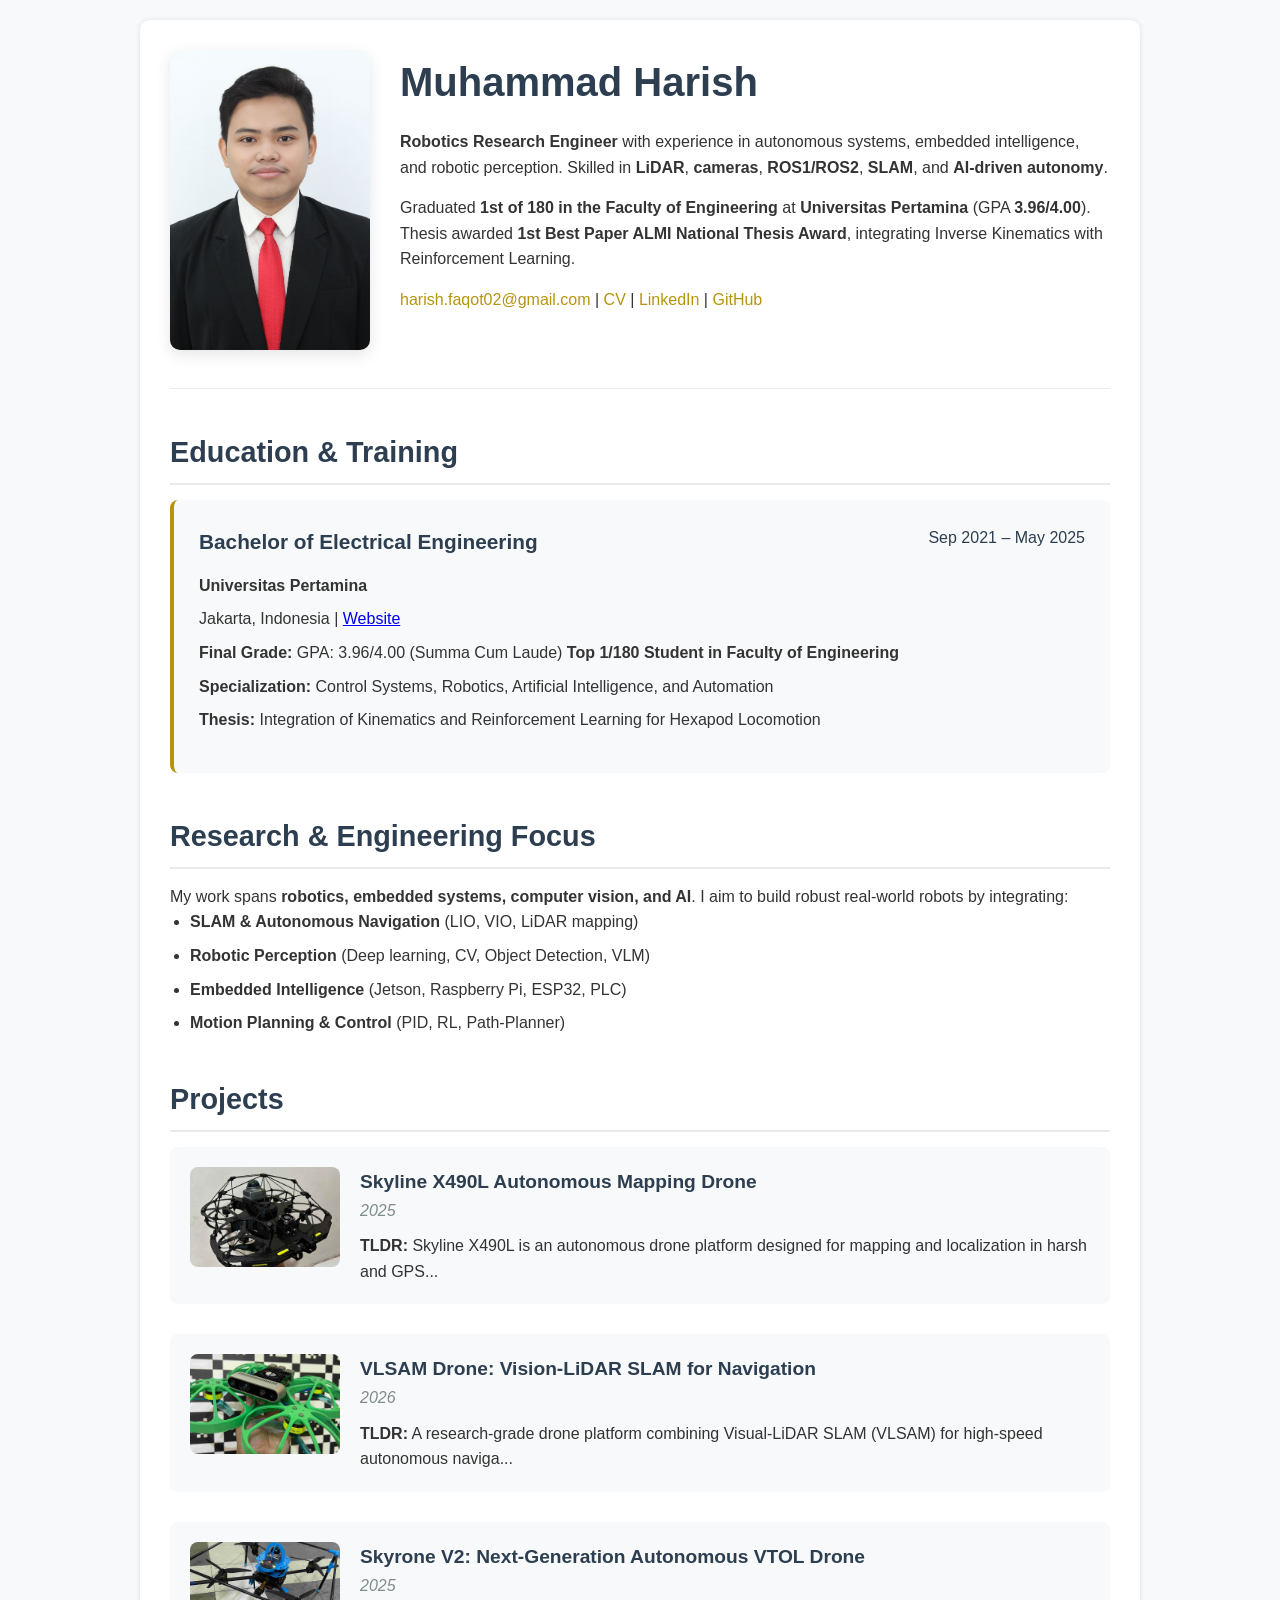
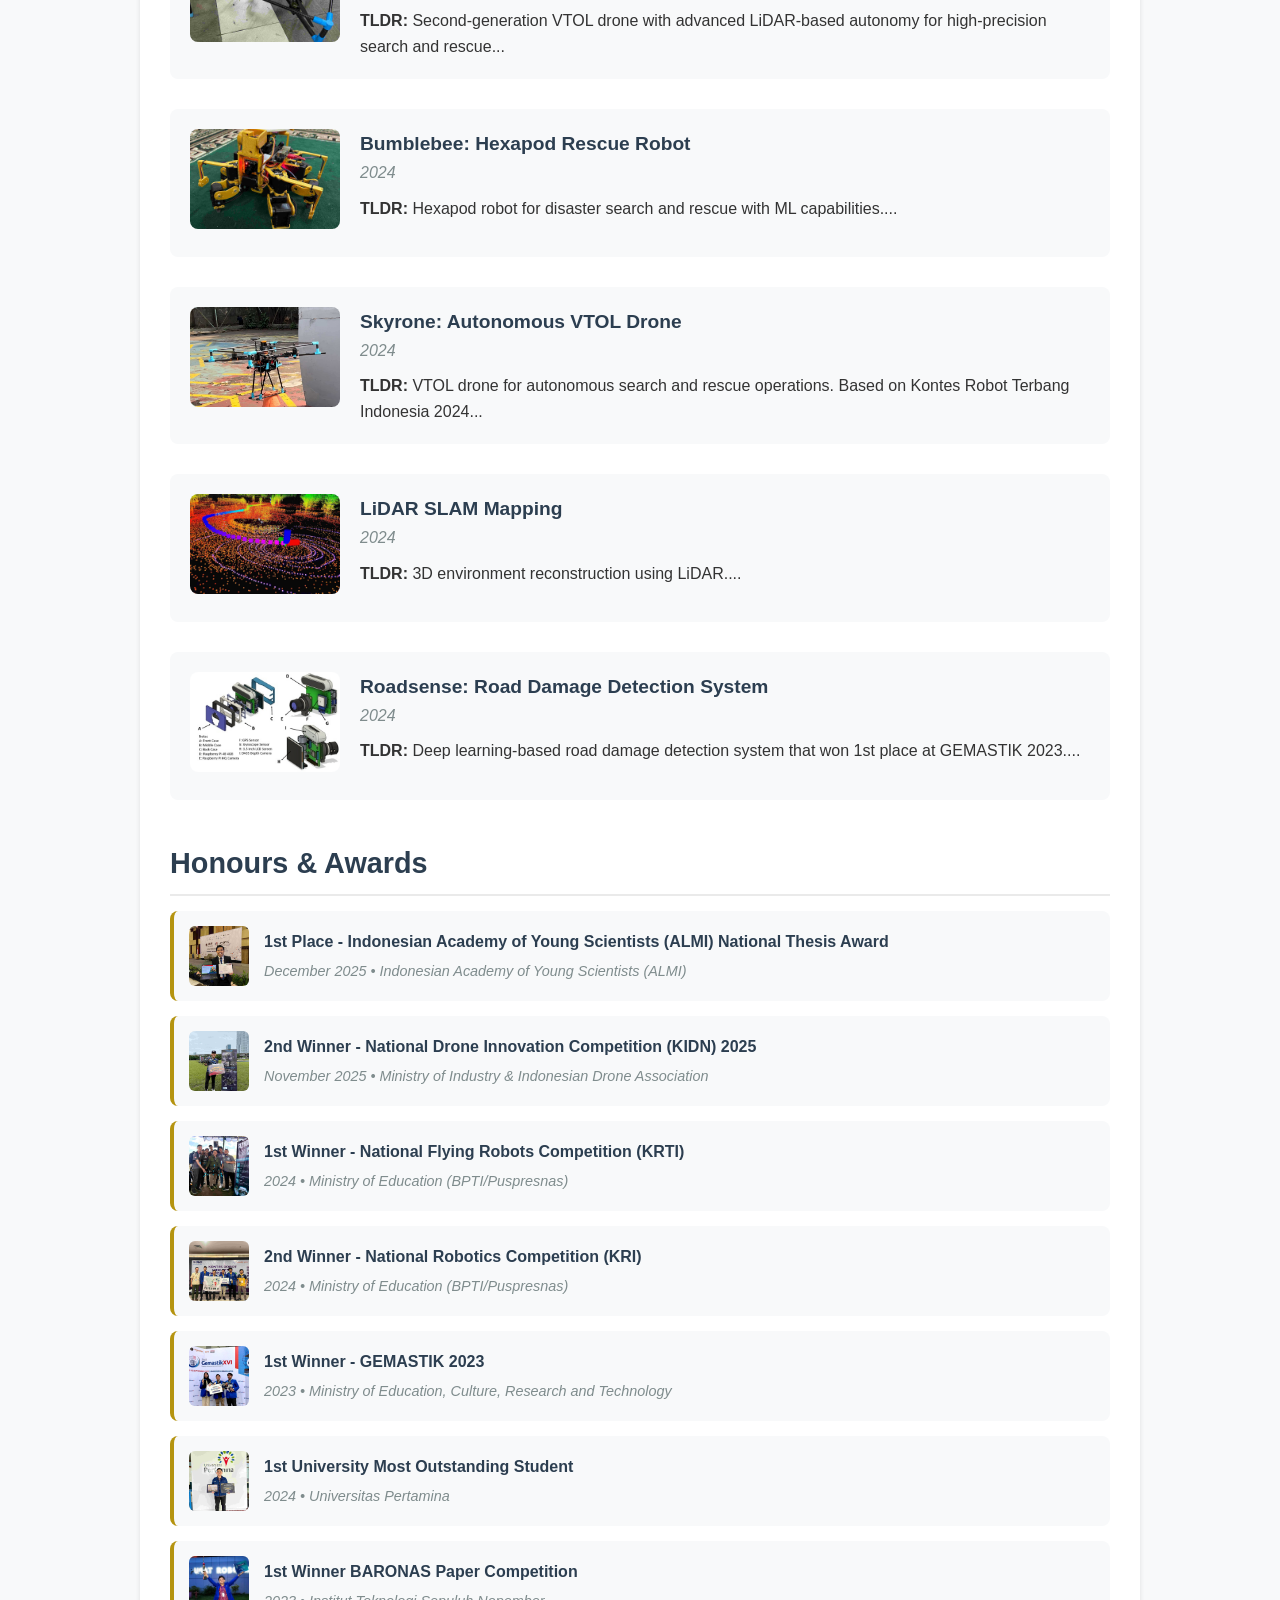
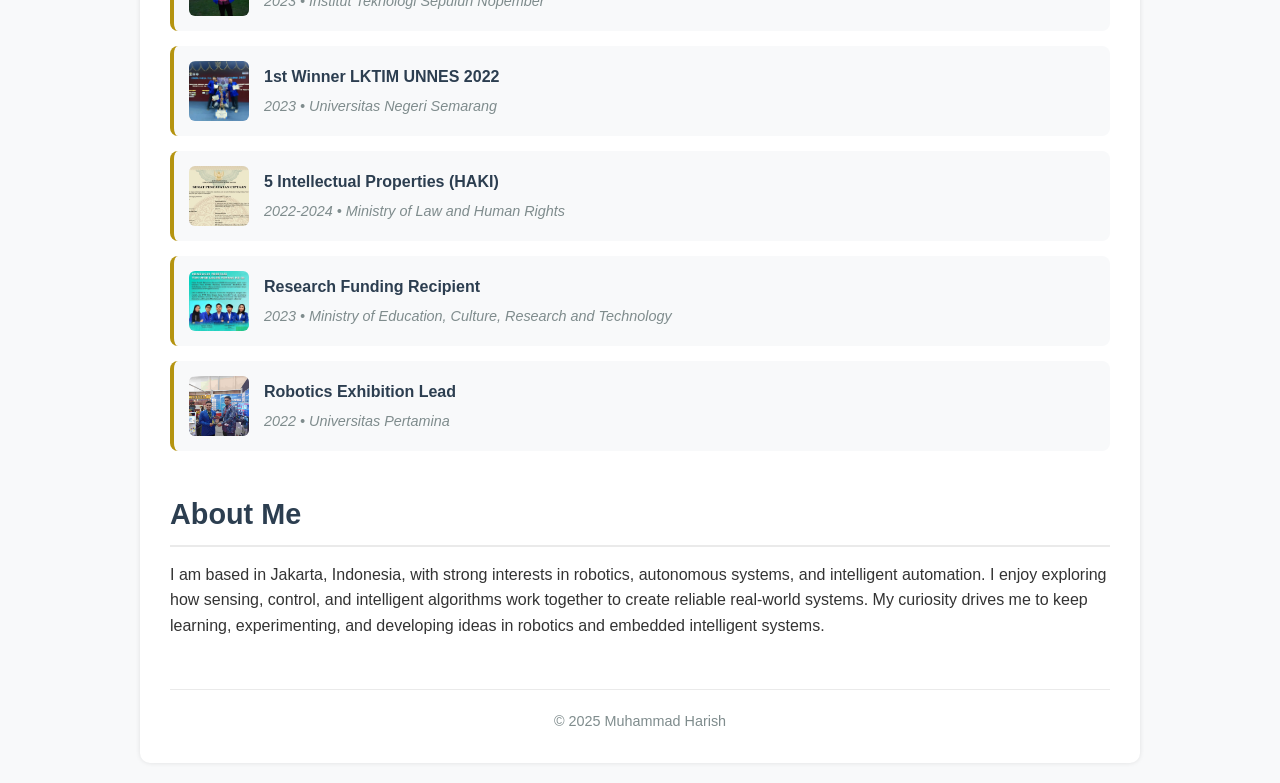
<file: index.html>
<!DOCTYPE html>
<html lang="en">
<head>
    <meta charset="UTF-8">
    <meta name="viewport" content="width=device-width, initial-scale=1.0">
    <title>Muhammad Harish - Portfolio</title>
    <style>
        /* Base styles */
        * {
            box-sizing: border-box;
            margin: 0;
            padding: 0;
        }
        
        body {
            font-family: 'Segoe UI', Tahoma, Geneva, Verdana, sans-serif;
            line-height: 1.6;
            color: #333;
            background-color: #f8f9fa;
            padding: 20px;
        }
        
        .container {
            max-width: 1000px;
            margin: 0 auto;
            background: white;
            padding: 30px;
            border-radius: 10px;
            box-shadow: 0 0 5px rgba(0, 0, 0, 0.1);
        }
        
        /* Header section */
        .header {
            display: flex;
            flex-wrap: wrap;
            gap: 30px;
            margin-bottom: 40px;
            padding-bottom: 30px;
            border-bottom: 1px solid #eaeaea;
        }
        
        .photo {
            flex: 0 0 200px;
        }
        
        .photo img {
            width: 100%;
            border-radius: 10px;
            box-shadow: 0 5px 15px rgba(0, 0, 0, 0.1);
        }
        
        .intro {
            flex: 1;
            min-width: 300px;
        }
        
        .intro h1 {
            font-size: 2.5rem;
            margin-bottom: 15px;
            color: #2c3e50;
        }
        
        .intro p {
            margin-bottom: 15px;
        }
        
        .intro a {
            color: #B59410;
            text-decoration: none;
        }
        
        .intro a:hover {
            text-decoration: underline;
        }
        
        /* Updates section */
        .updates {
            background-color: #f1f8ff;
            padding: 20px;
            border-radius: 8px;
            margin-bottom: 40px;
            border-left: 4px solid #B59410;
        }
        
        .updates-header {
            font-weight: bold;
            font-size: 1.2rem;
            margin-bottom: 15px;
            color: #2c3e50;
        }
        
        .updates ul {
            padding-left: 20px;
        }
        
        .updates li {
            margin-bottom: 10px;
        }
        
        /* Section styles */
        .section {
            margin-bottom: 40px;
        }
        
        .section h2 {
            font-size: 1.8rem;
            margin-bottom: 15px;
            color: #2c3e50;
            padding-bottom: 8px;
            border-bottom: 2px solid #eaeaea;
        }
        
        .section ul {
            padding-left: 20px;
        }
        
        .section li {
            margin-bottom: 8px;
        }
        
        /* Education styles */
        .education {
            background-color: #f8f9fa;
            padding: 25px;
            border-radius: 8px;
            margin-bottom: 30px;
            border-left: 4px solid #B59410;
        }
        
        .education-header {
            display: flex;
            justify-content: space-between;
            align-items: flex-start;
            margin-bottom: 15px;
            flex-wrap: wrap;
        }
        
        .education-title {
            font-size: 1.3rem;
            font-weight: bold;
            color: #2c3e50;
        }
        
        .education-period {
            color: #2c3e50;
        }
        
        .education-details {
            margin-bottom: 15px;
        }
        
        .education-details p {
            margin-bottom: 8px;
        }
        
        .education-thesis {
            background-color: #e8f4fc;
            padding: 15px;
            border-radius: 6px;
            margin-top: 15px;
            border-left: 3px solid #B59410;
        }
        
        .thesis-title {
            font-weight: bold;
            margin-bottom: 8px;
            color: #2c3e50;
        }
        
        .education-highlights {
            margin-top: 15px;
        }
        
        .highlight-badge {
            display: inline-block;
            background-color: #B59410;
            color: white;
            padding: 5px 12px;
            border-radius: 20px;
            font-size: 0.85rem;
            margin-right: 10px;
            margin-bottom: 10px;
        }
        
        /* Project styles */
        .project {
            display: flex;
            gap: 20px;
            margin-bottom: 30px;
            padding: 20px;
            border-radius: 8px;
            background-color: #f8f9fa;
            cursor: pointer;
            transition: transform 0.3s, box-shadow 0.3s;
        }
        
        .project:hover {
            transform: translateY(-5px);
            box-shadow: 0 10px 20px rgba(0, 0, 0, 0.1);
        }
        
        .project-image {
            flex: 0 0 150px;
        }
        
        .project-image img {
            width: 100%;
            border-radius: 8px;
            object-fit: cover;
            height: 100px;
        }
        
        .project-text {
            flex: 1;
        }
        
        .paper-title {
            font-weight: bold;
            font-size: 1.2rem;
            color: #2c3e50;
        }
        
        .project-subtitle {
            color: #7f8c8d;
            font-style: italic;
            margin-bottom: 10px;
            display: inline-block;
        }
        
        /* Award styles - UPDATED */
        .award {
            cursor: pointer;
            padding: 15px;
            margin-bottom: 15px;
            border-radius: 8px;
            background-color: #f8f9fa;
            transition: all 0.3s;
            border-left: 4px solid #B59410;
            display: flex;
            align-items: center;
            gap: 15px;
        }
        
        .award:hover {
            background-color: #e9ecef;
            transform: translateX(5px);
        }
        
        .award-image {
            flex: 0 0 60px;
            height: 60px;
            border-radius: 6px;
            overflow: hidden;
        }
        
        .award-image img {
            width: 100%;
            height: 100%;
            object-fit: cover;
        }
        
        .award-content {
            flex: 1;
        }
        
        .award-title {
            font-weight: bold;
            color: #2c3e50;
            margin-bottom: 5px;
        }
        
        .award-subtitle {
            color: #7f8c8d;
            font-style: italic;
            font-size: 0.9rem;
        }
        
        /* Footer */
        footer {
            text-align: center;
            margin-top: 50px;
            padding-top: 20px;
            border-top: 1px solid #eaeaea;
            color: #7f8c8d;
            font-size: 0.9rem;
        }
        
        /* Modal styles */
        .modal {
            display: none;
            position: fixed;
            z-index: 1000;
            left: 0;
            top: 0;
            width: 100%;
            height: 100%;
            overflow: auto;
            background-color: rgba(0, 0, 0, 0.7);
        }
        
        .modal-content {
            background-color: #fefefe;
            margin: 5% auto;
            padding: 30px;
            border-radius: 10px;
            width: 90%;
            max-width: 800px;
            position: relative;
            box-shadow: 0 5px 30px rgba(0, 0, 0, 0.3);
            max-height: 90vh;
            overflow-y: auto;
        }
        
        .close {
            color: #aaa;
            float: right;
            font-size: 28px;
            font-weight: bold;
            cursor: pointer;
            position: absolute;
            right: 20px;
            top: 15px;
        }
        
        .close:hover,
        .close:focus {
            color: #000;
        }
        
        .modal-title {
            font-size: 1.8rem;
            margin-bottom: 10px;
            color: #2c3e50;
        }
        
        .modal-subtitle {
            color: #7f8c8d;
            font-style: italic;
            margin-bottom: 20px;
        }
        
        .modal-description {
            margin-bottom: 30px;
            line-height: 1.7;
        }
        
        /* Gallery styles */
        .gallery {
            margin-top: 20px;
        }
        
        .gallery-title {
            font-size: 1.2rem;
            margin-bottom: 15px;
            color: #2c3e50;
        }
        
        .gallery-container {
            display: flex;
            flex-wrap: wrap;
            gap: 10px;
            margin-bottom: 20px;
        }
        
        .gallery-item {
            flex: 0 0 calc(33.333% - 10px);
            cursor: pointer;
            border-radius: 5px;
            overflow: hidden;
            transition: transform 0.3s;
        }
        
        .gallery-item:hover {
            transform: scale(1.05);
        }
        
        .gallery-item img {
            width: 100%;
            height: 120px;
            object-fit: cover;
            display: block;
        }
        
        .gallery-modal {
            display: none;
            position: fixed;
            z-index: 2000;
            left: 0;
            top: 0;
            width: 100%;
            height: 100%;
            background-color: rgba(0, 0, 0, 0.9);
        }
        
        .gallery-modal-content {
            position: relative;
            margin: auto;
            display: block;
            width: 80%;
            max-width: 700px;
            top: 50%;
            transform: translateY(-50%);
        }
        
        .gallery-modal-image {
            width: 100%;
            height: auto;
            border-radius: 5px;
        }
        
        .gallery-modal-close {
            position: absolute;
            top: 15px;
            right: 35px;
            color: #f1f1f1;
            font-size: 40px;
            font-weight: bold;
            cursor: pointer;
        }
        
        .gallery-modal-close:hover {
            color: #bbb;
        }
        
        .gallery-caption {
            text-align: center;
            color: #ccc;
            padding: 10px 0;
        }
        
        .gallery-nav {
            position: absolute;
            top: 50%;
            width: 100%;
            display: flex;
            justify-content: space-between;
            transform: translateY(-50%);
        }
        
        .gallery-prev, .gallery-next {
            cursor: pointer;
            padding: 16px;
            color: white;
            font-weight: bold;
            font-size: 20px;
            transition: 0.3s;
            user-select: none;
            background-color: rgba(0, 0, 0, 0.5);
            border-radius: 0 3px 3px 0;
        }
        
        .gallery-next {
            border-radius: 3px 0 0 3px;
        }
        
        .gallery-prev:hover, .gallery-next:hover {
            background-color: rgba(0, 0, 0, 0.8);
        }
        
        /* Award modal specific styles */
        .award-details {
            margin-top: 20px;
        }
        
        .award-detail-item {
            margin-bottom: 15px;
        }
        
        .award-detail-label {
            font-weight: bold;
            color: #2c3e50;
        }
        
        .tech-tags {
            display: flex;
            flex-wrap: wrap;
            gap: 8px;
            margin: 15px 0;
        }
        
        .tech-tag {
            background-color: #B59410;
            color: white;
            padding: 5px 10px;
            border-radius: 20px;
            font-size: 0.8rem;
        }
        
        /* Responsive styles */
        @media (max-width: 768px) {
            .header {
                flex-direction: column;
            }
            
            .photo {
                flex: 0 0 auto;
                width: 200px;
                margin: 0 auto;
            }
            
            .project {
                flex-direction: column;
            }
            
            .project-image {
                flex: 0 0 auto;
                width: 100%;
            }
            
            .project-image img {
                height: 150px;
            }
            
            .award {
                flex-direction: column;
                align-items: flex-start;
            }
            
            .award-image {
                flex: 0 0 auto;
                width: 100%;
                height: 120px;
            }
            
            .gallery-item {
                flex: 0 0 calc(50% - 10px);
            }
            
            .modal-content {
                width: 95%;
                margin: 10% auto;
                padding: 20px;
            }
            
            .education-header {
                flex-direction: column;
                gap: 10px;
            }
        }
        
        @media (max-width: 480px) {
            .container {
                padding: 15px;
            }
            
            .gallery-item {
                flex: 0 0 100%;
            }
        }
    </style>
</head>

<body>
    <div class="container">
        <!-- Header -->
        <section class="header">
            <div class="photo">
                <img src="images/profile.jpg" alt="Profile photo" />
            </div>
            <div class="intro">
                <h1>Muhammad Harish</h1>
                <p>
                <strong>Robotics Research Engineer</strong> with experience in autonomous systems, embedded intelligence, and robotic perception. Skilled in <strong>LiDAR</strong>, <strong>cameras</strong>, <strong>ROS1/ROS2</strong>, <strong>SLAM</strong>, and <strong>AI-driven autonomy</strong>.
                </p>

                <p>
                Graduated <strong>1st of 180 in the Faculty of Engineering</strong> at <strong>Universitas Pertamina</strong> (GPA <strong>3.96/4.00</strong>). Thesis awarded <strong>1st Best Paper ALMI National Thesis Award</strong>, integrating Inverse Kinematics with Reinforcement Learning.
                </p>

                <p>
                    <a href="mailto:harish.faqot02@gmail.com" target="_blank"
                    >harish.faqot02@gmail.com</a
                    >
                    |
                    <a href="Muhammad_Harish_CV.pdf" target="_blank">CV</a>
                    |
                    <a
                    href="https://www.linkedin.com/in/muhammadharish"
                    target="_blank"
                    >LinkedIn</a
                    >
                    |
                    <a href="https://github.com/harishfaqot" target="_blank">GitHub</a>
                </p>
            </div>
        </section>

        <!-- Education -->
        <section class="section">
            <h2>Education & Training</h2>
            <div class="education">
                <div class="education-header">
                    <div class="education-title">Bachelor of Electrical Engineering</div>
                    <div class="education-period">Sep 2021 – May 2025</div>
                </div>
                
                <div class="education-details">
                    <p><strong>Universitas Pertamina</strong></p>
                    <p>Jakarta, Indonesia | <a href="https://universitaspertamina.ac.id/" target="_blank">Website</a></p>
                    <p><strong>Final Grade:</strong> GPA: 3.96/4.00 (Summa Cum Laude) <strong>Top 1/180 Student in Faculty of Engineering</strong></p>
                    <p><strong>Specialization:</strong> Control Systems, Robotics, Artificial Intelligence, and Automation</p>
                    <p><strong>Thesis:</strong> Integration of Kinematics and Reinforcement Learning for Hexapod Locomotion</p>
                </div>
            </div>
        </section>

        <!-- Research -->
        <section class="section">
            <h2>Research & Engineering Focus</h2>
            <p>
                My work spans
                <strong>robotics, embedded systems, computer vision, and AI</strong>.
                I aim to build robust real-world robots by integrating:
            </p>
            <ul>
                <li><strong>SLAM & Autonomous Navigation</strong> (LIO, VIO, LiDAR mapping)</li>
                <li><strong>Robotic Perception</strong> (Deep learning, CV, Object Detection, VLM)</li>
                <li><strong>Embedded Intelligence</strong> (Jetson, Raspberry Pi, ESP32, PLC)</li>
                <li><strong>Motion Planning & Control</strong> (PID, RL, Path-Planner)</li>
            </ul>
        </section>

        <!-- Projects -->
        <section class="section">
            <h2>Projects</h2>
            <div id="projects-container"></div>
        </section>

        <!-- Awards -->
        <section class="section">
            <h2>Honours & Awards</h2>
            <div id="awards-container"></div>
        </section>

        <section class="section">
            <h2>About Me</h2>
            <p>
                I am based in Jakarta, Indonesia, with strong interests in robotics, autonomous systems, and intelligent automation. 
                I enjoy exploring how sensing, control, and intelligent algorithms work together to create reliable real-world systems. 
                My curiosity drives me to keep learning, experimenting, and developing ideas in robotics and embedded intelligent systems.
            </p>
        </section>

        <footer>
            <p>© 2025 Muhammad Harish</p>
        </footer>
    </div>

    <!-- PROJECT MODAL -->
    <div id="projectModal" class="modal">
        <div class="modal-content">
            <span class="close">&times;</span>
            <h2 class="modal-title" id="project-modal-title"></h2>
            <p class="modal-subtitle" id="project-modal-subtitle"></p>
            <p class="modal-description" id="project-modal-description"></p>
            
            <div class="tech-tags" id="project-tech-tags"></div>
            
            <div class="award-details">
                <div class="award-detail-item">
                    <span class="award-detail-label">Status:</span> <span id="project-status"></span>
                </div>
                <div class="award-detail-item">
                    <span class="award-detail-label">Award:</span> <span id="project-award"></span>
                </div>
            </div>
            
            <div id="project-details-list"></div>
            
            <!-- Gallery section -->
            <div class="gallery">
                <div class="gallery-title">Project Gallery</div>
                <div class="gallery-container" id="project-gallery-container"></div>
            </div>
        </div>
    </div>

    <!-- AWARD MODAL -->
    <div id="awardModal" class="modal">
        <div class="modal-content">
            <span class="close">&times;</span>
            <h2 class="modal-title" id="award-modal-title"></h2>
            <p class="modal-subtitle" id="award-modal-subtitle"></p>
            <p class="modal-description" id="award-modal-description"></p>
            
            <div class="award-details">
                <div class="award-detail-item">
                    <span class="award-detail-label">Date:</span> <span id="award-date"></span>
                </div>
                <div class="award-detail-item">
                    <span class="award-detail-label">Organization:</span> <span id="award-organization"></span>
                </div>
                <div class="award-detail-item">
                    <span class="award-detail-label">Project:</span> <span id="award-project"></span>
                </div>
            </div>
            
            <div id="award-details-list"></div>
            
            <!-- Gallery section -->
            <div class="gallery">
                <div class="gallery-title">Award Gallery</div>
                <div class="gallery-container" id="award-gallery-container"></div>
            </div>
        </div>
    </div>

    <!-- GALLERY MODAL -->
    <div id="galleryModal" class="gallery-modal">
        <span class="gallery-modal-close">&times;</span>
        <div class="gallery-nav">
            <span class="gallery-prev">&#10094;</span>
            <span class="gallery-next">&#10095;</span>
        </div>
        <div class="gallery-modal-content">
            <img class="gallery-modal-image" id="gallery-modal-image" />
            <div class="gallery-caption" id="gallery-caption"></div>
        </div>
    </div>

    <script>
        // Project data
        const projects = {
            skyline: {
                title: "Skyline X490L Autonomous Mapping Drone",
                images: ["images/skyline.jpg", "images/skyline-2.jpg", "images/skyline-3.jpg"],
                description: "Skyline X490L is an autonomous drone platform designed for mapping and localization in harsh and GPS-denied environments such as gold mining sites. The drone features a spherical protective frame, enabling safe flight in indoor or cluttered areas.",
                details: [
                    "Jetson Xavier NX for onboard SLAM computation",
                    "Pixhawk Cube for flight control and stability",
                    "Livox Mid360 LiDAR for real-time 3D mapping and obstacle detection",
                    "Implemented real-time LiDAR-based SLAM for autonomous indoor flight"
                ],
                technologies: ["NVIDIA Jetson", "Robotics", "ROS", "LiDAR", "SLAM"],
                status: "2025",
                award: "Industrial Projects"
            },
            vlsam_drone: {
                title: "VLSAM Drone: Vision-LiDAR SLAM for Navigation",
                images: ["images/vslam-drone.jpg", "images/vslam-drone-2.jpg", "images/vslam-drone-3.jpg"],
                description: "A research-grade drone platform combining Visual-LiDAR SLAM (VLSAM) for high-speed autonomous navigation in GPS-denied environments.",
                details: [
                    "Raspberry Pi 5 as main computing unit with real-time sensor processing",
                    "Intel RealSense D435 for visual-inertial odometry (Stereo + Depth)",
                    "VINS-Fusion implementation for robust visual-inertial SLAM",
                    "Custom-designed 3D-printed with 5-inch propellers base frame",
                    "ROS2 with PX4 for flight control integration",
                    "Onboard recording of sensor data for offline analysis and mapping"
                ],
                technologies: ["Raspberry Pi 5", "RealSense D435", "ROS2", "VINS-Fusion"],
                status: "2026",
                award: "Research Platform"
            },
            skyrone_v2: {
                title: "Skyrone V2: Next-Generation Autonomous VTOL Drone",
                images: ["images/skyronev2.jpg", "images/skyronev2-2.jpg", "images/skyronev2-3.jpg"],
                description: "Second-generation VTOL drone with advanced LiDAR-based autonomy for high-precision search and rescue missions. Based on Kontes Robot Terbang Indonesia 2025 (Indonesia UAV Competition)",
                details: [
                    "Upgraded with Livox Mid-360 LiDAR",
                    "FAST-LIO2 for high-frequency LiDAR odometry",
                    "Ego-Planner for real-time path planning and obstacle avoidance",
                    "Improved stability and autonomous navigation",
                    "Enhanced vision detection pipeline (YOLOv11)",
                    "20+ minutes flight endurance"
                ],
                technologies: ["Livox Mid-360", "FAST-LIO2", "Ego-Planner", "NVIDIA Jetson", "ROS2", "UAV", "Computer Vision", "LiDAR"],
                status: "2025",
                award: "Research Prototype"
            },
            bumblebee: {
                title: "Bumblebee: Hexapod Rescue Robot",
                images: ["images/bumblebee.jpg", "images/bumblebee-2.jpg", "images/bumblebee-3.jpg"],
                description: "Hexapod robot for disaster search and rescue with ML capabilities.",
                details: [
                    "2nd Place KRI 2024 - KRSRI Division",
                    "NVIDIA Jetson + sensor fusion",
                    "ML for victim identification",
                    "Inverse kinematics for locomotion"
                ],
                technologies: ["NVIDIA Jetson", "Robotics", "ROS", "3D Printing", "ML"],
                status: "2024",
                award: "2nd Winner KRI - KRSRI"
            },
            skyrone: {
                title: "Skyrone: Autonomous VTOL Drone",
                images: ["images/skyrone.jpg", "images/skyrone-2.jpg", "images/skyrone-3.jpg"],
                description: "VTOL drone for autonomous search and rescue operations. Based on Kontes Robot Terbang Indonesia 2024 (Indonesia UAV Competition)",
                details: [
                    "1st Place KRTI 2024 - VTOL Division",
                    "Autonomous flight & obstacle avoidance",
                    "SSD MobileNet & YOLOv5 for detection",
                    "15min flight endurance"
                ],
                technologies: ["NVIDIA Jetson", "ROS", "UAV", "Computer Vision"],
                status: "2024",
                award: "1st Winner KRTI - VTOL"
            },
            // hydroponic: {
            //     title: "IoT Hydroponic Monitoring",
            //     images: ["images/hydroponic.jpg", "images/hydroponic-2.jpg", "images/hydroponic-3.jpg"],
            //     description: "IoT system for hydroponic parameter monitoring.",
            //     details: [
            //         "Real-time pH, EC, temp, humidity monitoring",
            //         "Grafana & Home Assistant integration",
            //         "Data logging & visualization"
            //     ],
            //     technologies: ["IoT", "Grafana", "PCB", "Embedded", "Arduino"],
            //     status: "2024",
            //     award: "Self Project"
            // },
            slam: {
                title: "LiDAR SLAM Mapping",
                images: ["images/slam.jpg", "images/slam-2.jpg", "images/slam-3.jpg"],
                description: "3D environment reconstruction using LiDAR.",
                details: [
                    "Velodyne VLP-16 point clouds",
                    "LeGO-LOAM SLAM implementation",
                    "Real-time 3D mapping"
                ],
                technologies: ["ROS", "LeGO-LOAM", "LiDAR", "C++"],
                status: "2024",
                award: ""
            },
            // asrs: {
            //     title: "Autonomous ASRS System",
            //     images: ["images/asrs.jpg", "images/asrs-2.jpg", "images/asrs-3.jpg"],
            //     description: "Semi-autonomous storage & retrieval system for industry.",
            //     details: [
            //         "LiDAR obstacle detection",
            //         "Embedded motion control",
            //         "ROS actuator integration"
            //     ],
            //     technologies: ["LiDAR", "VFD", "Embedded C", "PLC", "ROS"],
            //     status: "2024",
            //     award: "Industrial Implementation"
            // },
            // loadcell: {
            //     title: "Load Cell Conveyor System",
            //     images: ["images/loadcell.jpg", "images/loadcell-2.jpg", "images/loadcell-3.jpg"],
            //     description: "Industrial weighing & labeling automation.",
            //     details: [
            //         "Industrial load cells",
            //         "Arduino data acquisition",
            //         "RS232 printer communication",
            //         "PyQt5 HMI interface"
            //     ],
            //     technologies: ["Arduino", "Load Cell", "RS232", "PyQt5"],
            //     status: "2024",
            //     award: ""
            // },
            roadsense: {
                title: "Roadsense: Road Damage Detection System",
                images: ["images/roadsense-3.jpg", "images/roadsense-2.jpg", "images/roadsense.jpg"],
                description: "Deep learning-based road damage detection system that won 1st place at GEMASTIK 2023.",
                details: [
                    "YOLOv5 & OpenCV for real-time processing",
                    "Edge computing on IoT devices",
                    "95% classification accuracy",
                    "Granted IPR by Ministry of Law and Human Rights"
                ],
                technologies: ["Python", "YOLO", "OpenCV", "IoT", "Edge Computing"],
                status: "2024",
                award: "1st Winner GEMASTIK 2023"
            },
            // iris: {
            //     title: "IRIS: Shrimp Larvae Counter",
            //     images: ["images/iris-3.jpeg", "images/iris-2.jpg", "images/iris.jpg"],
            //     description: "IoT & CV system for automated shrimp counting.",
            //     details: [
            //         "OpenCV object detection",
            //         "98% counting accuracy",
            //         "Hours to seconds time reduction"
            //     ],
            //     technologies: ["Computer Vision", "IoT", "OpenCV", "ESP32"],
            //     status: "2023",
            //     award: "IPR Granted"
            // },
            // powersense: {
            //     title: "PowerSense Energy Monitor",
            //     images: ["images/powersense.jpg", "images/powersense-2.jpg", "images/powersense-3.jpg"],
            //     description: "IoT-based industrial energy monitoring.",
            //     details: [
            //         "Modbus energy meter communication",
            //         "MQTT/HTTP data transmission",
            //         "Remote diagnostics & visualization"
            //     ],
            //     technologies: ["IoT", "Modbus", "MQTT", "Embedded"],
            //     status: "2023",
            //     award: ""
            // }
        };

        const awards = {
            almi: {
                title: "1st Place - Indonesian Academy of Young Scientists (ALMI) National Thesis Award",
                images: ["images/almi.jpg", "images/almi-2.jpg", "images/almi-3.jpg"],
                description: "Awarded for an outstanding undergraduate thesis on integrating kinematic constraints with reinforcement learning for stable and adaptive hexapod robot locomotion in complex environments.",
                details: [
                    "National-level competition among top universities",
                    "Thesis: 'Integration of Kinematics and Reinforcement Learning for Hexapod Locomotion'",
                    "Novel approach combining inverse kinematics with PPO,SAC, TD3 algorithm",
                    "Achieved 30% better terrain adaptation compared to conventional methods",
                ],
                date: "December 2025",
                organization: "Indonesian Academy of Young Scientists (ALMI)"
            },
            kidn: {
                title: "2nd Winner - National Drone Innovation Competition (KIDN) 2025",
                images: ["images/kidn.jpg", "images/kidn-2.jpg", "images/kidn-3.jpg"],
                description: "Awarded for developing Skyline X490L industrial LiDAR mapping drone with advanced autonomous capabilities for industrial inspection.",
                details: [
                    "Developed Skyline X490L Industrial LiDAR Mapping Drone",
                    "Advanced obstacle avoidance in GPS-denied environments",
                    "Real-time 3D point cloud processing",
                    "Industrial-grade durability and safety features",
                    "Outstanding performance in practical evaluation"
                ],
                date: "November 2025",
                organization: "Ministry of Industry & Indonesian Drone Association"
            },
            krti: {
                title: "1st Winner - National Flying Robots Competition (KRTI)",
                images: ["images/krti.jpg", "images/krti-2.jpg", "images/krti-3.jpg"],
                description: "Ranked 1st in Regional Qualifiers and Top National Finalist in the VTOL Division.",
                details: [
                    "Served as Team Lead, overseeing the full development cycle of an Autonomous VTOL platform.",
                    "Architected the navigation stack, integrating Computer Vision for precision landing and target recognition.",
                    "Managed the integration of PX4 flight dynamics with ROS-based high-level autonomy.",
                    "Led the team to qualify as a top-tier contender for the National Grand Finals among 100+ universities."
                ],
                date: "2024",
                organization: "Ministry of Education (BPTI/Puspresnas)"
            },
            kri: {
                title: "2nd Winner - National Robotics Competition (KRI)",
                images: ["images/kri.jpg", "images/bumblebee-2.jpg", "images/bumblebee-3.jpg"],
                description: "National Finalist and 2nd Winner in the Search and Rescue (KRSRI) Division.",
                details: [
                    "Led a multidisciplinary team to design and build a high-stability Hexapod for disaster response.",
                    "Directed the development of ML-based victim detection and autonomous path-planning modules.",
                    "Oversaw the engineering of gait control algorithms for traversing highly irregular terrains.",
                    "Represented the team as a National Finalist, ranking within the top 5% of participating teams nationwide."
                ],
                date: "2024",
                organization: "Ministry of Education (BPTI/Puspresnas)"
            },
            gemastik: {
                title: "1st Winner - GEMASTIK 2023",
                images: ["images/gemastik.jpg", "images/roadsense-5.jpg", "images/roadsense-6.jpg"],
                description: "1st place national IT competition.",
                details: [
                    "Served as Team Leader for 'RoadSense'—an AI-driven road infrastructure monitoring system.",
                    "300+ competing teams",
                    "Edge computing implementation",
                    "Granted Intellectual Property Rights"
                ],
                date: "2023",
                organization: "Ministry of Education, Culture, Research and Technology"
            },
            outstanding: {
                title: "1st University Most Outstanding Student",
                images: ["images/mapres.jpg", "images/mapres-2.jpg", "images/mapres-3.jpg"],
                description: "Ranked #1 student university-wide across 15 faculties.",
                details: [
                    "Selected as the top-performing student from a pool of over 3,000 students based on a rigorous evaluation of GPA (3.96/4.00), research, and national competition wins.",
                    "Recognized for excellence in Scientific Reasoning and Robotic Innovation at the university level."
                ],
                date: "2024",
                organization: "Universitas Pertamina"
            },
            baronas: {
                title: "1st Winner BARONAS Paper Competition",
                images: ["images/baronas.jpg", "images/baronas-2.jpg", "images/baronas-3.jpg"],
                description: "1st place paper competition at ITS.",
                details: [
                    "ROAD-MAP IoT system",
                    "YOLOv5 with hyperparameter tuning",
                    "Raspberry Pi edge deployment",
                    "Best technical paper award"
                ],
                date: "2023",
                organization: "Institut Teknologi Sepuluh Nopember"
            },
            lktim: {
                title: "1st Winner LKTIM UNNES 2022",
                images: ["images/unnes.jpg", "images/unnes-2.jpg", "images/unnes-3.jpg"],
                description: "1st place paper competition at Universitas Negeri Semarang.",
                details: [
                    "Electric Management IoT system",
                    "Using LSTM to predict electric consumption data",
                    "ESP32 edge deployment",
                    "Best innovation award"
                ],
                date: "2023",
                organization: "Universitas Negeri Semarang"
            },
            ipr: {
                title: "5 Intellectual Properties (HAKI)",
                images: ["images/ipr.jpg", "images/ipr-2.jpg", "images/ipr-3.jpg"],
                description: "Official legal protection granted for proprietary AI and robotic systems.",
                details: [
                    "1. RoadSense: Real-time road damage detection system using Deep Learning.",
                    "2. MAP-Road: Autonomous mapping platform for urban infrastructure.",
                    "3. IRIS: IoT & Computer Vision system for automated biological counting.",
                    "4. WeCan-See: AI-assistive technology for visually impaired navigation.",
                    "5. EMA Systems: Industrial-grade IoT energy monitoring and automation.",
                    "Granted by the Ministry of Law and Human Rights of Indonesia."
                ],
                date: "2022-2024",
                organization: "Ministry of Law and Human Rights"
            },
            pkm: {
                title: "Research Funding Recipient",
                images: ["images/pimnas-2.jpg", "images/pimnas-3.jpg", "images/pimnas-4.jpg"],
                description: "Multiple funded innovation projects.",
                details: [
                    "E-MA: IoT energy monitoring (Rp8.25M)",
                    "MAP-Road: Road mapping system (Rp8M)",
                    "PIMNAS 2023 selection",
                    "University research grant recipient"
                ],
                date: "2023",
                organization: "Ministry of Education, Culture, Research and Technology"
            },
            exhibition: {
                title: "Robotics Exhibition Lead",
                images: ["images/showcase.jpg", "images/showcase-2.jpg", "images/showcase-3.jpg"],
                description: "Team lead for university robotics showcase.",
                details: [
                    "IPA CONVEX 2022 exhibition",
                    "Robotics Club promotion",
                    "National audience engagement",
                    "Showcased 5 robotic systems"
                ],
                date: "2022",
                organization: "Universitas Pertamina"
            }
        };

        /* ================================
           RENDER PROJECTS AND AWARDS
           ================================ */
        const projectsContainer = document.getElementById('projects-container');
        const awardsContainer = document.getElementById('awards-container');

        // Render projects
        Object.keys(projects).forEach(key => {
            const project = projects[key];
            const projectElement = document.createElement('div');
            projectElement.className = 'project';
            projectElement.onclick = () => openProject(key);
            
            projectElement.innerHTML = `
                <div class="project-image">
                    <img src="${project.images[0]}" alt="${project.title}" />
                </div>
                <div class="project-text">
                    <span class="paper-title">${project.title}</span><br />
                    <span class="project-subtitle">${project.status}</span>
                    <p><strong>TLDR:</strong> ${project.description.substring(0, 100)}...</p>
                </div>
            `;
            
            projectsContainer.appendChild(projectElement);
        });

        // Render awards - UPDATED with images
        Object.keys(awards).forEach(key => {
            const award = awards[key];
            const awardElement = document.createElement('div');
            awardElement.className = 'award';
            awardElement.onclick = () => openAward(key);
            
            awardElement.innerHTML = `
                <div class="award-image">
                    <img src="${award.images[0]}" alt="${award.title}" />
                </div>
                <div class="award-content">
                    <div class="award-title">${award.title}</div>
                    <div class="award-subtitle">${award.date} • ${award.organization}</div>
                </div>
            `;
            
            awardsContainer.appendChild(awardElement);
        });

        /* ================================
           MODAL FUNCTIONS
           ================================ */
        const projectModal = document.getElementById("projectModal");
        const awardModal = document.getElementById("awardModal");
        const galleryModal = document.getElementById("galleryModal");
        
        const closeBtns = document.querySelectorAll(".close");
        const galleryCloseBtn = galleryModal.querySelector(".gallery-modal-close");
        const galleryPrevBtn = galleryModal.querySelector(".gallery-prev");
        const galleryNextBtn = galleryModal.querySelector(".gallery-next");
        const galleryModalImage = document.getElementById("gallery-modal-image");
        const galleryCaption = document.getElementById("gallery-caption");
        
        let currentGallery = [];
        let currentGalleryIndex = 0;

        function openProject(key) {
            const p = projects[key];
            document.getElementById("project-modal-title").innerText = p.title;
            document.getElementById("project-modal-subtitle").innerText = p.status;
            document.getElementById("project-modal-description").innerText = p.description;
            document.getElementById("project-status").innerText = p.status;
            document.getElementById("project-award").innerText = p.award || "N/A";

            // Render technologies
            const techTags = document.getElementById("project-tech-tags");
            techTags.innerHTML = '';
            if (p.technologies && p.technologies.length > 0) {
                p.technologies.forEach(tech => {
                    const tag = document.createElement('span');
                    tag.className = 'tech-tag';
                    tag.textContent = tech;
                    techTags.appendChild(tag);
                });
            }

            // Render details
            const detailsList = document.getElementById("project-details-list");
            detailsList.innerHTML = '';
            if (p.details && p.details.length > 0) {
                const ul = document.createElement('ul');
                ul.style.marginLeft = "20px";
                p.details.forEach(detail => {
                    const li = document.createElement('li');
                    li.textContent = detail;
                    ul.appendChild(li);
                });
                detailsList.appendChild(ul);
            }

            // Render gallery
            const galleryContainer = document.getElementById("project-gallery-container");
            galleryContainer.innerHTML = '';
            
            if (p.images && p.images.length > 0) {
                p.images.forEach((src, i) => {
                    const galleryItem = document.createElement('div');
                    galleryItem.className = 'gallery-item';
                    galleryItem.innerHTML = `<img src="${src}" alt="Project image ${i+1}" />`;
                    galleryItem.addEventListener('click', () => openGallery(p.images, i));
                    galleryContainer.appendChild(galleryItem);
                });
            } else {
                galleryContainer.innerHTML = '<p>No images available for this project.</p>';
            }

            projectModal.style.display = "block";
        }

        function openAward(key) {
            const a = awards[key];
            document.getElementById("award-modal-title").innerText = a.title;
            document.getElementById("award-modal-subtitle").innerText = a.date;
            document.getElementById("award-modal-description").innerText = a.description;
            document.getElementById("award-date").innerText = a.date;
            document.getElementById("award-organization").innerText = a.organization;
            document.getElementById("award-project").innerText = a.project || "Related to multiple projects";

            // Render details
            const detailsList = document.getElementById("award-details-list");
            detailsList.innerHTML = '';
            if (a.details && a.details.length > 0) {
                const ul = document.createElement('ul');
                ul.style.marginLeft = "20px";
                a.details.forEach(detail => {
                    const li = document.createElement('li');
                    li.textContent = detail;
                    ul.appendChild(li);
                });
                detailsList.appendChild(ul);
            }

            // Render gallery
            const galleryContainer = document.getElementById("award-gallery-container");
            galleryContainer.innerHTML = '';
            
            if (a.images && a.images.length > 0) {
                a.images.forEach((src, i) => {
                    const galleryItem = document.createElement('div');
                    galleryItem.className = 'gallery-item';
                    galleryItem.innerHTML = `<img src="${src}" alt="Award image ${i+1}" />`;
                    galleryItem.addEventListener('click', () => openGallery(a.images, i));
                    galleryContainer.appendChild(galleryItem);
                });
            } else {
                galleryContainer.innerHTML = '<p>No images available for this award.</p>';
            }

            awardModal.style.display = "block";
        }

        function openGallery(gallery, index) {
            currentGallery = gallery;
            currentGalleryIndex = index;
            updateGalleryModal();
            galleryModal.style.display = "block";
        }

        function updateGalleryModal() {
            if (currentGallery.length > 0) {
                galleryModalImage.src = currentGallery[currentGalleryIndex];
                galleryCaption.textContent = `Image ${currentGalleryIndex + 1} of ${currentGallery.length}`;
            }
        }

        function closeGallery() {
            galleryModal.style.display = "none";
            currentGallery = [];
            currentGalleryIndex = 0;
        }

        function nextGalleryImage() {
            if (currentGallery.length > 0) {
                currentGalleryIndex = (currentGalleryIndex + 1) % currentGallery.length;
                updateGalleryModal();
            }
        }

        function prevGalleryImage() {
            if (currentGallery.length > 0) {
                currentGalleryIndex = (currentGalleryIndex - 1 + currentGallery.length) % currentGallery.length;
                updateGalleryModal();
            }
        }

        // Event listeners
        closeBtns.forEach(btn => {
            btn.onclick = function() {
                projectModal.style.display = "none";
                awardModal.style.display = "none";
            }
        });
        
        galleryCloseBtn.onclick = closeGallery;
        galleryPrevBtn.onclick = prevGalleryImage;
        galleryNextBtn.onclick = nextGalleryImage;

        window.onclick = (e) => {
            if (e.target === projectModal) projectModal.style.display = "none";
            if (e.target === awardModal) awardModal.style.display = "none";
            if (e.target === galleryModal) closeGallery();
        };

        // Keyboard navigation for gallery
        document.addEventListener('keydown', (e) => {
            if (galleryModal.style.display === 'block') {
                if (e.key === 'ArrowLeft') prevGalleryImage();
                if (e.key === 'ArrowRight') nextGalleryImage();
                if (e.key === 'Escape') closeGallery();
            }
        });
    </script>
</body>
</html>
</file>
